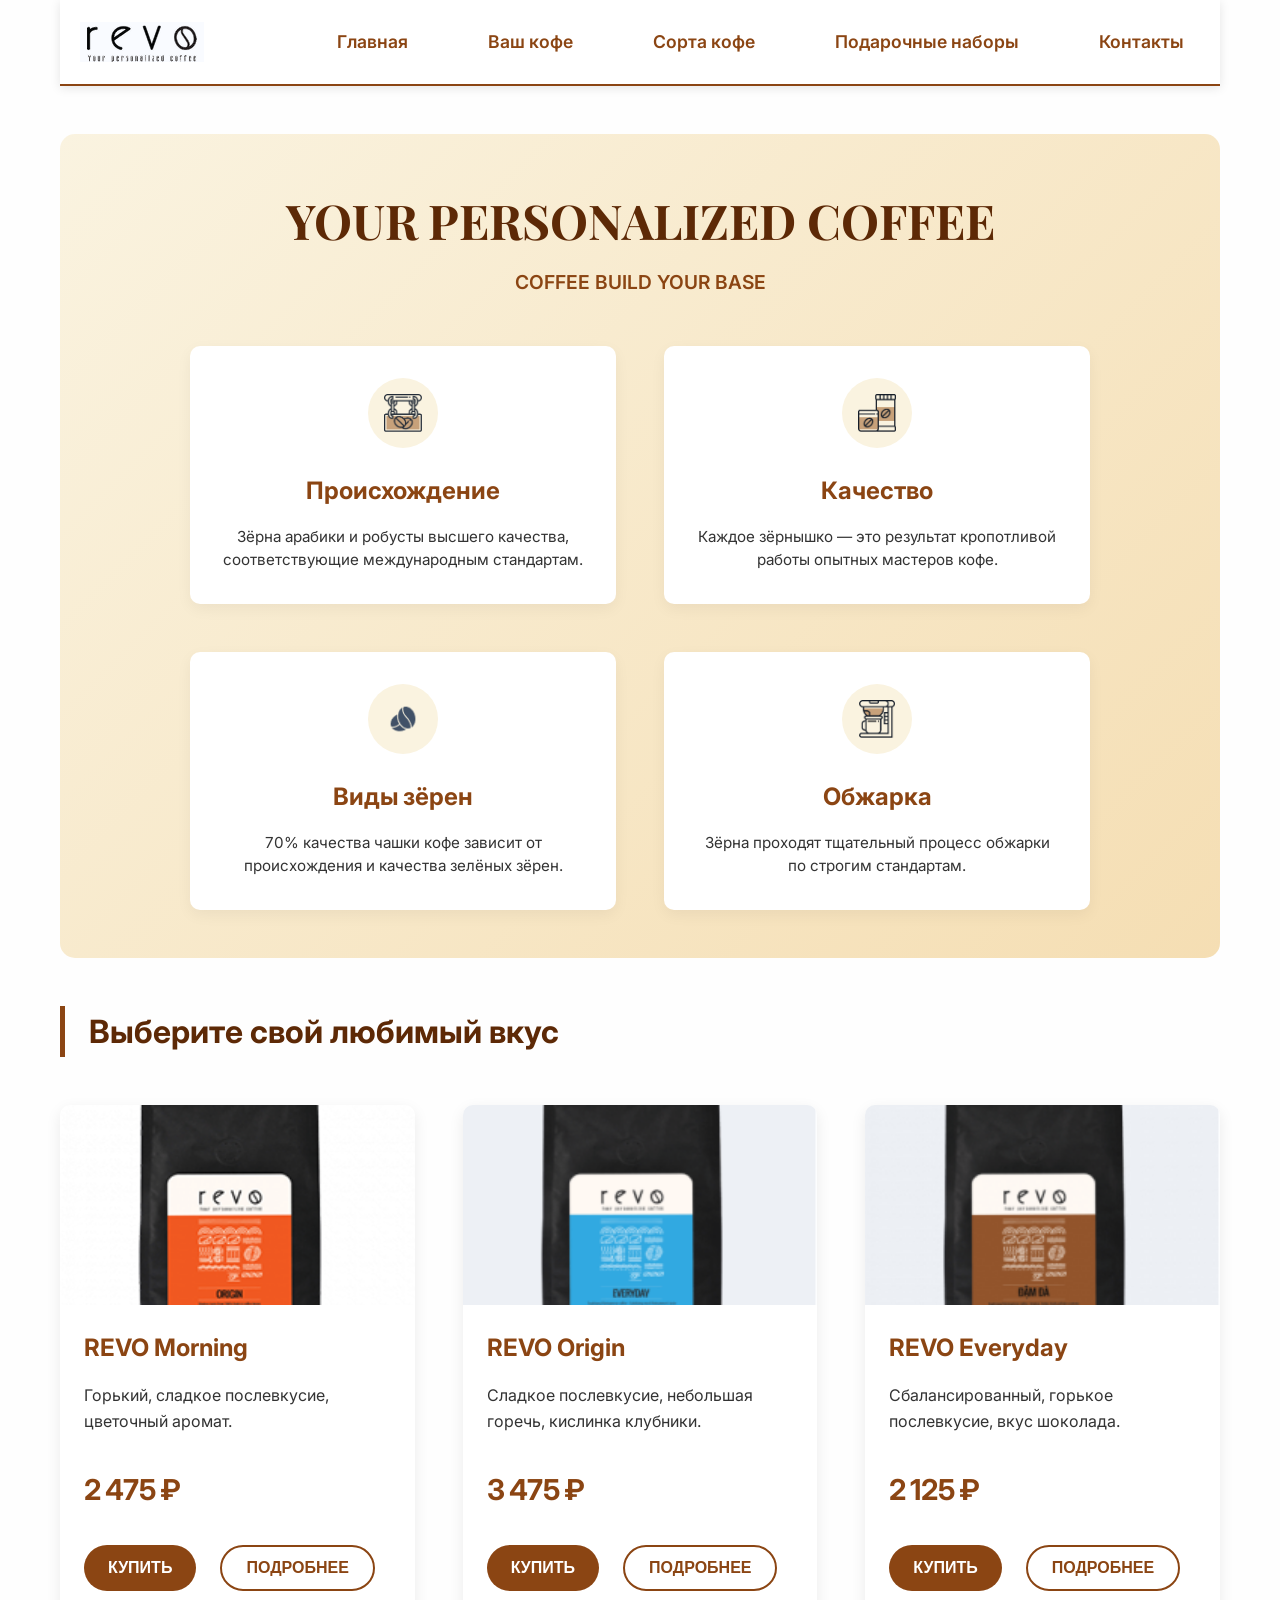
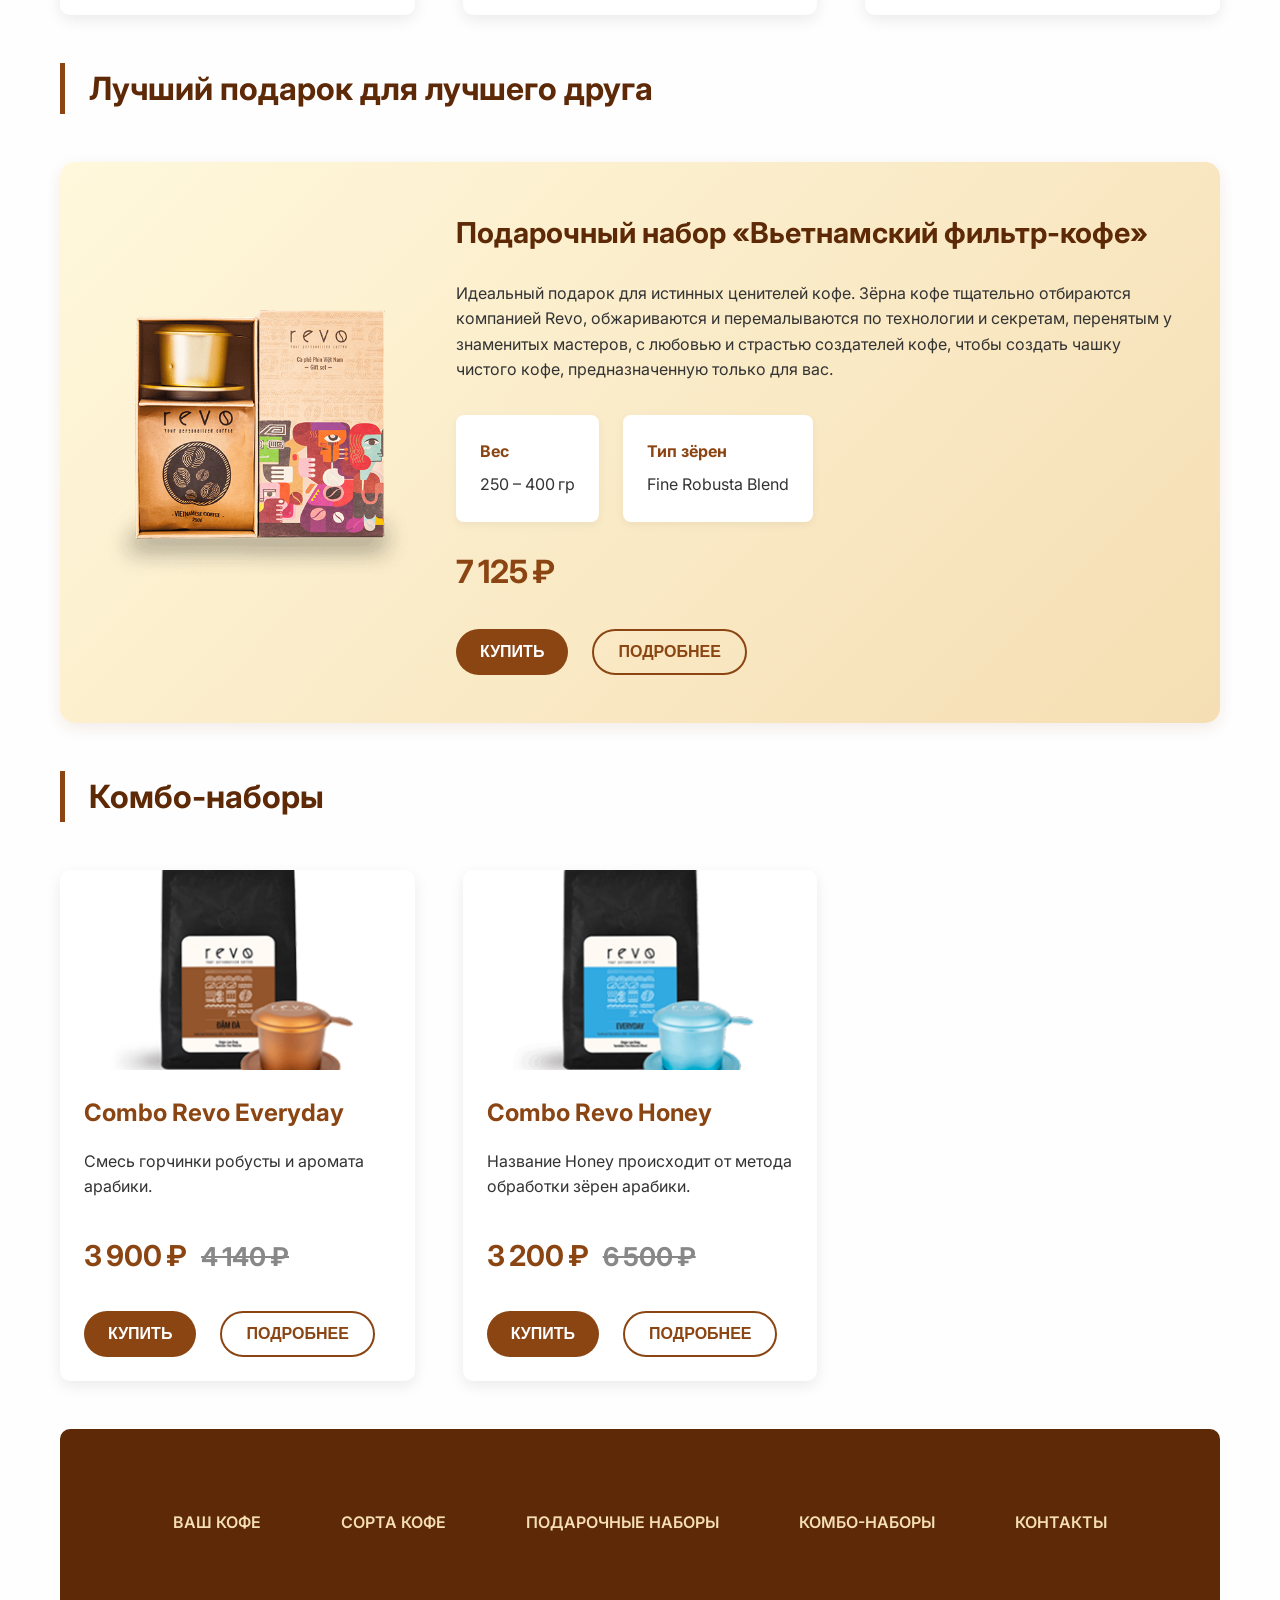
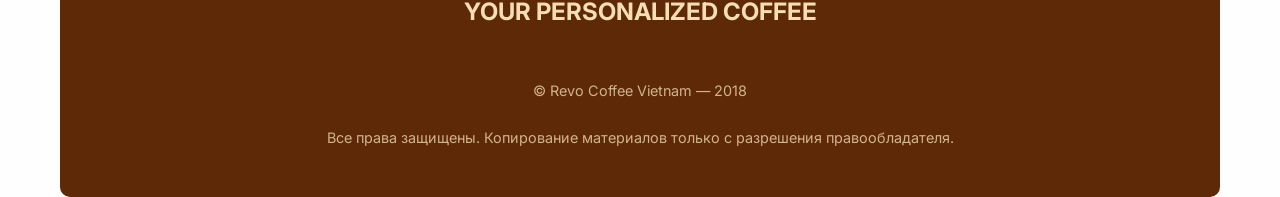
<file: index.html>
<!DOCTYPE html>
<html lang="ru">
<head>
    <meta charset="UTF-8">
    <meta name="viewport" content="width=device-width, initial-scale=1.0">
    <title>Revo Coffee — Ваш персонализированный кофе</title>
    <link rel="icon" type="image/x-icon" href="assets/icons/favicon.ico">
    <link rel="stylesheet" href="css/style.css">
    <link rel="stylesheet" href="css/mobile.css">
    <link href="https://fonts.googleapis.com/css2?family=Inter:wght@300;400;500;600;700&family=Playfair+Display:wght@400;500;600&display=swap" rel="stylesheet">
</head>
<body>
<header class="header">
    <div class="container">
        <div class="header__inner">
            <a href="#" class="logo">
                <img src="assets/img/logo.png" alt="Логотип Revo Coffee Việt Nam" class="header__logo">
            </a>

            <!-- Гамбургер-кнопка -->
            <button class="menu-toggle" id="menuToggle" aria-label="Открыть меню" aria-expanded="false">
                <span class="menu-toggle__line"></span>
                <span class="menu-toggle__line"></span>
                <span class="menu-toggle__line"></span>
            </button>

            <nav class="header__nav nav" id="mainNav">
                <ul class="nav__list">
                    <li class="nav__item"><a href="#personalized" class="nav__link active">Главная</a></li>
                    <li class="nav__item"><a href="#personalized" class="nav__link">Ваш кофе</a></li>
                    <li class="nav__item"><a href="#coffee" class="nav__link">Сорта кофе</a></li>
                    <li class="nav__item"><a href="#giftset" class="nav__link">Подарочные наборы</a></li>
                    <li class="nav__item"><a href="#contact" class="nav__link">Контакты</a></li>
                </ul>
            </nav>
        </div>
    </div>
</header>

<main class="main">
    <!-- СЕКЦИЯ 1: Your Personalized Coffee -->
    <section id="personalized" class="hero section-highlight">
        <h1 class="hero__title">YOUR PERSONALIZED COFFEE</h1>
        <p class="hero__subtitle">COFFEE BUILD YOUR BASE</p>

        <div class="hero__features features">
            <!-- Первая строка -->
            <div class="features__row">
                <article class="features__item feature">
                    <div class="feature__icon">
                        <img src="assets/icons/origin-icon.png" alt="Иконка происхождения" class="feature__img">
                    </div>
                    <h3 class="feature__title">Происхождение</h3>
                    <p class="feature__text">Зёрна арабики и робусты высшего качества, соответствующие международным стандартам.</p>
                </article>

                <article class="features__item feature">
                    <div class="feature__icon">
                        <img src="assets/icons/quality-icon.png" alt="Иконка качества" class="feature__img">
                    </div>
                    <h3 class="feature__title">Качество</h3>
                    <p class="feature__text">Каждое зёрнышко — это результат кропотливой работы опытных мастеров кофе.</p>
                </article>
            </div>

            <!-- Вторая строка -->
            <div class="features__row">
                <article class="features__item feature">
                    <div class="feature__icon">
                        <img src="assets/icons/beans-icon.png" alt="Иконка видов зёрен" class="feature__img">
                    </div>
                    <h3 class="feature__title">Виды зёрен</h3>
                    <p class="feature__text">70% качества чашки кофе зависит от происхождения и качества зелёных зёрен.</p>
                </article>

                <article class="features__item feature">
                    <div class="feature__icon">
                        <img src="assets/icons/roast-icon.png" alt="Иконка обжарки" class="feature__img">
                    </div>
                    <h3 class="feature__title">Обжарка</h3>
                    <p class="feature__text">Зёрна проходят тщательный процесс обжарки по строгим стандартам.</p>
                </article>
            </div>
        </div>
    </section>
    <!-- СЕКЦИЯ 2: Кофе -->
    <section id="coffee" class="products-section section-highlight">
        <h2 class="products-section__title">Выберите свой любимый вкус</h2>

        <div class="products-section__grid products">
            <article class="products__item product-card interactive-card">
                <div class="product-card__image">
                    <img src="assets/img/coffee1.jpg" alt="REVO Morning" class="product-card__img">
                </div>
                <div class="product-card__content">
                    <h3 class="product-card__title">REVO Morning</h3>
                    <p class="product-card__text">Горький, сладкое послевкусие, цветочный аромат.</p>
                    <p class="product-card__price">2 475 ₽</p>
                    <div class="product-card__buttons">
                        <button class="product-card__button button button--primary">КУПИТЬ</button>
                        <button class="product-card__button button button--secondary">ПОДРОБНЕЕ</button>
                    </div>
                </div>
            </article>

            <article class="products__item product-card interactive-card">
                <div class="product-card__image">
                    <img src="assets/img/coffee2.jpg" alt="REVO Origin" class="product-card__img">
                </div>
                <div class="product-card__content">
                    <h3 class="product-card__title">REVO Origin</h3>
                    <p class="product-card__text">Сладкое послевкусие, небольшая горечь, кислинка клубники.</p>
                    <p class="product-card__price">3 475 ₽</p>
                    <div class="product-card__buttons">
                        <button class="product-card__button button button--primary">КУПИТЬ</button>
                        <button class="product-card__button button button--secondary">ПОДРОБНЕЕ</button>
                    </div>
                </div>
            </article>

            <article class="products__item product-card interactive-card">
                <div class="product-card__image">
                    <img src="assets/img/coffee3.jpg" alt="REVO Everyday" class="product-card__img">
                </div>
                <div class="product-card__content">
                    <h3 class="product-card__title">REVO Everyday</h3>
                    <p class="product-card__text">Сбалансированный, горькое послевкусие, вкус шоколада.</p>
                    <p class="product-card__price">2 125 ₽</p>
                    <div class="product-card__buttons">
                        <button class="product-card__button button button--primary">КУПИТЬ</button>
                        <button class="product-card__button button button--secondary">ПОДРОБНЕЕ</button>
                    </div>
                </div>
            </article>
        </div>
    </section>

    <!-- СЕКЦИЯ 3: Подарочные наборы -->
    <section id="giftset" class="giftset-section section-highlight">
        <h2 class="giftset-section__title">Лучший подарок для лучшего друга</h2>

        <article class="giftset-section__item giftset interactive-card">
            <div class="giftset__image">
                <img src="assets/img/giftset.jpg" alt="Подарочный набор «Вьетнамский фильтр-кофе»" class="giftset__img">
            </div>

            <div class="giftset__content">
                <h3 class="giftset__title">Подарочный набор «Вьетнамский фильтр-кофе»</h3>
                <p class="giftset__text">Идеальный подарок для истинных ценителей кофе. Зёрна кофе тщательно отбираются компанией Revo, обжариваются и перемалываются по технологии и секретам, перенятым у знаменитых мастеров, с любовью и страстью создателей кофе, чтобы создать чашку чистого кофе, предназначенную только для вас.</p>

                <div class="giftset__specs specs">
                    <div class="specs__item spec">
                        <h4 class="spec__title">Вес</h4>
                        <p class="spec__text">250 – 400 гр</p>
                    </div>
                    <div class="specs__item spec">
                        <h4 class="spec__title">Тип зёрен</h4>
                        <p class="spec__text">Fine Robusta Blend</p>
                    </div>
                </div>

                <p class="giftset__price">7 125 ₽</p>

                <div class="giftset__buttons">
                    <button class="giftset__button button button--primary">КУПИТЬ</button>
                    <button class="giftset__button button button--secondary">ПОДРОБНЕЕ</button>
                </div>
            </div>
        </article>
    </section>

    <!-- СЕКЦИЯ 4: Комбо-наборы -->
    <section id="combos" class="combos-section section-highlight">
        <h2 class="combos-section__title">Комбо-наборы</h2>

        <div class="combos-section__grid products">
            <article class="products__item product-card interactive-card">
                <div class="product-card__image">
                    <img src="assets/img/combo1.jpg" alt="Combo Revo Everyday" class="product-card__img">
                </div>
                <div class="product-card__content">
                    <h3 class="product-card__title">Combo Revo Everyday</h3>
                    <p class="product-card__text">Смесь горчинки робусты и аромата арабики.</p>
                    <p class="product-card__price">3 900 ₽ <span class="product-card__old-price">4 140 ₽</span></p>
                    <div class="product-card__buttons">
                        <button class="product-card__button button button--primary">КУПИТЬ</button>
                        <button class="product-card__button button button--secondary">ПОДРОБНЕЕ</button>
                    </div>
                </div>
            </article>

            <article class="products__item product-card interactive-card">
                <div class="product-card__image">
                    <img src="assets/img/combo2.jpg" alt="Combo Revo Honey" class="product-card__img">
                </div>
                <div class="product-card__content">
                    <h3 class="product-card__title">Combo Revo Honey</h3>
                    <p class="product-card__text">Название Honey происходит от метода обработки зёрен арабики.</p>
                    <p class="product-card__price">3 200 ₽ <span class="product-card__old-price">6 500 ₽</span></p>
                    <div class="product-card__buttons">
                        <button class="product-card__button button button--primary">КУПИТЬ</button>
                        <button class="product-card__button button button--secondary">ПОДРОБНЕЕ</button>
                    </div>
                </div>
            </article>
        </div>
    </section>
</main>



<footer id="contact" class="footer">
    <nav class="footer__nav">
        <div class="footer__links">
            <a href="#personalized" class="footer__link">ВАШ КОФЕ</a>
            <a href="#coffee" class="footer__link">СОРТА КОФЕ</a>
            <a href="#giftset" class="footer__link">ПОДАРОЧНЫЕ НАБОРЫ</a>
            <a href="#combos" class="footer__link">КОМБО-НАБОРЫ</a>
            <a href="#contact" class="footer__link">КОНТАКТЫ</a>
        </div>
    </nav>

    <h3 class="footer__title">YOUR PERSONALIZED COFFEE</h3>

    <div class="footer__copyright copyright">
        <p class="copyright__text">© Revo Coffee Vietnam — 2018</p>
        <p class="copyright__text">Все права защищены. Копирование материалов только с разрешения правообладателя.</p>
    </div>
</footer>

<!-- Кнопка "Наверх" -->
<button class="scroll-top" id="scrollTop" aria-label="Наверх">
    ↑
</button>

<script src="menu.js"></script>
</body>
</html>
</body>
</html>
</file>
<file: css/style.css>
/* Сброс стилей и базовые настройки */
* {
    margin: 0;
    padding: 0;
    box-sizing: border-box;
}

/* CSS переменные */
:root {
    /* Цвета */
    --color-primary: #8B4513;
    --color-primary-dark: #5D2906;
    --color-primary-light: #A0522D;
    --color-secondary: #D2691E;
    --color-text: #333;
    --color-text-light: #888;
    --color-background: #fefefe;
    --color-white: #ffffff;
    --color-light: #FAF3E0;
    --color-light-2: #F5DEB3;
    --color-light-3: #FFF8DC;
    --color-footer: #5D2906;
    --color-footer-light: #F5DEB3;
    --color-footer-text: #D2B48C;
    
    /* Шрифты */
    --font-main: 'Inter', system-ui, sans-serif;
    --font-heading: 'Playfair Display', serif;
    
    /* Отступы */
    --spacing-xs: 0.5rem;
    --spacing-sm: 1rem;
    --spacing-md: 1.5rem;
    --spacing-lg: 2rem;
    --spacing-xl: 3rem;
    
    /* Тени */
    --shadow-light: 0 5px 15px rgba(0,0,0,0.05);
    --shadow-medium: 0 5px 15px rgba(0,0,0,0.08);
    --shadow-dark: 0 5px 15px rgba(139, 69, 19, 0.1);
    --shadow-hover: 0 10px 25px rgba(0,0,0,0.1);
    
    /* Скругления */
    --radius-sm: 8px;
    --radius-md: 10px;
    --radius-lg: 15px;
    --radius-circle: 25px;
    
    /* Анимации */
    --transition-fast: 0.2s ease;
    --transition-normal: 0.3s ease;
    --transition-slow: 0.5s ease;
}

/* Базовые стили */
body {
    font-family: var(--font-main);
    line-height: 1.6;
    color: var(--color-text);
    background-color: var(--color-background);
    max-width: 1200px;
    margin: 0 auto;
    padding: 0 20px;
}

/* Плавная прокрутка */
html {
    scroll-behavior: smooth;
}

/* Header */
.header {
    background: var(--color-white);
    box-shadow: 0 2px 10px rgba(0, 0, 0, 0.1);
    position: sticky;
    top: 0;
    z-index: 1000;
    border-bottom: 2px solid var(--color-primary);
    margin-bottom: var(--spacing-xl);
}

.header__logo {
    max-height: 60px;
}

/* Navigation */
.nav__list {
    display: flex;
    list-style: none;
    gap: var(--spacing-xl);
}

.nav__link {
    text-decoration: none;
    color: var(--color-primary);
    font-weight: 600;
    font-size: 1.1em;
    padding: var(--spacing-xs) var(--spacing-sm);
    border-radius: var(--radius-sm);
    transition: all var(--transition-normal);
}

.nav__link:hover {
    color: var(--color-secondary);
    background-color: var(--color-light);
    text-decoration: none;
    transform: translateY(-1px);
}

.nav__link:focus {
    outline: 2px solid var(--color-primary);
    outline-offset: 2px;
}

.nav__link:active {
    transform: translateY(0);
}

/* Hero section */
.hero {
    text-align: center;
    padding: var(--spacing-xl) var(--spacing-md);
    background: linear-gradient(135deg, var(--color-light) 0%, var(--color-light-2) 100%);
    border-radius: var(--radius-lg);
    margin-bottom: var(--spacing-xl);
}

.hero__title {
    font-family: var(--font-heading);
    font-size: 3em;
    color: var(--color-primary-dark);
    margin-bottom: var(--spacing-xs);
}

.hero__subtitle {
    font-size: 1.2em;
    color: var(--color-primary);
    font-weight: 600;
    margin-bottom: var(--spacing-xl);
}

/* Features - Две строки по 2 пункта */
.hero__features {
    margin-top: var(--spacing-xl);
}

.features {
    display: flex;
    flex-direction: column;
    gap: var(--spacing-xl);
    max-width: 900px;
    margin: 0 auto;
}

.features__row {
    display: grid;
    grid-template-columns: repeat(2, 1fr);
    gap: var(--spacing-xl);
}

.features__item {
    text-align: center;
}

.feature {
    padding: var(--spacing-lg);
    background: var(--color-white);
    border-radius: var(--radius-md);
    box-shadow: var(--shadow-light);
    transition: all var(--transition-normal);
    height: 100%;
    display: flex;
    flex-direction: column;
    align-items: center;
}

.feature:hover {
    transform: translateY(-5px);
    box-shadow: var(--shadow-hover);
}

.feature__icon {
    width: 70px;
    height: 70px;
    margin: 0 auto var(--spacing-md);
    display: flex;
    align-items: center;
    justify-content: center;
    background: var(--color-light);
    border-radius: 50%;
    padding: var(--spacing-sm);
}

.feature__img {
    max-width: 100%;
    max-height: 100%;
    object-fit: contain;
}

.feature__title {
    font-size: 1.5em;
    color: var(--color-primary);
    margin-bottom: var(--spacing-sm);
}

.feature__text {
    font-size: 0.95em;
    line-height: 1.5;
    flex-grow: 1;
}

/* Products sections */
.products-section,
.combos-section {
    margin-bottom: var(--spacing-xl);
}

.products-section__title,
.giftset-section__title,
.combos-section__title {
    font-size: 2em;
    color: var(--color-primary-dark);
    border-left: 5px solid var(--color-primary);
    padding-left: var(--spacing-md);
    margin: var(--spacing-xl) 0;
}

.products-section__grid,
.combos-section__grid {
    display: grid;
    grid-template-columns: repeat(auto-fill, minmax(280px, 1fr));
    gap: var(--spacing-xl);
    margin: var(--spacing-xl) 0;
}

/* Product cards */
.products__item {
    background: var(--color-white);
}

.product-card {
    border-radius: var(--radius-md);
    overflow: hidden;
    box-shadow: var(--shadow-medium);
    transition: transform var(--transition-normal);
    height: 100%;
}

.product-card:hover {
    transform: translateY(-10px);
}

.product-card__image {
    width: 100%;
    height: 200px;
    overflow: hidden;
}

.product-card__img {
    width: 100%;
    height: 100%;
    object-fit: cover;
    transition: transform var(--transition-normal);
}

.product-card:hover .product-card__img {
    transform: scale(1.05);
}

.product-card__content {
    padding: var(--spacing-md);
}

.product-card__title {
    font-size: 1.5em;
    color: var(--color-primary);
    margin-bottom: var(--spacing-sm);
}

.product-card__text {
    margin-bottom: var(--spacing-md);
    min-height: 60px;
}

.product-card__price {
    color: var(--color-primary);
    font-weight: 700;
    font-size: 1.8em;
    margin: var(--spacing-md) 0;
}

.product-card__old-price {
    text-decoration: line-through;
    color: var(--color-text-light);
    font-size: 0.9em;
    margin-left: var(--spacing-xs);
}

.product-card__buttons {
    display: flex;
    gap: var(--spacing-md);
    margin-top: var(--spacing-lg);
}

/* Giftset */
.giftset-section {
    margin-bottom: var(--spacing-xl);
}

.giftset-section__item {
    background: linear-gradient(135deg, var(--color-light-3) 0%, var(--color-light-2) 100%);
    border-radius: var(--radius-lg);
    padding: var(--spacing-xl);
    display: flex;
    align-items: center;
    gap: var(--spacing-xl);
    margin: var(--spacing-xl) 0;
    box-shadow: var(--shadow-dark);
}

.giftset__image {
    flex: 1;
    max-width: 300px;
    border-radius: var(--radius-md);
    overflow: hidden;
}

.giftset__img {
    width: 100%;
    height: auto;
    display: block;
    transition: transform var(--transition-normal);
}

.giftset:hover .giftset__img {
    transform: scale(1.05);
}

.giftset__content {
    flex: 2;
}

.giftset__title {
    font-size: 1.8em;
    color: var(--color-primary-dark);
    margin-bottom: var(--spacing-md);
}

.giftset__text {
    margin-bottom: var(--spacing-lg);
    line-height: 1.6;
}

.giftset__specs {
    display: flex;
    gap: var(--spacing-md);
    margin: var(--spacing-md) 0;
    flex-wrap: wrap;
}

.specs__item {
    background: var(--color-white);
    padding: var(--spacing-md);
    border-radius: var(--radius-sm);
    box-shadow: 0 3px 10px rgba(0,0,0,0.05);
}

.spec__title {
    color: var(--color-primary);
    margin-bottom: var(--spacing-xs);
}

.giftset__price {
    color: var(--color-primary);
    font-weight: 700;
    font-size: 2em;
    margin: var(--spacing-md) 0;
}

.giftset__buttons {
    display: flex;
    gap: var(--spacing-md);
    margin-top: var(--spacing-lg);
}

/* Buttons */
.button {
    border: none;
    padding: 0.75rem 1.5rem;
    border-radius: var(--radius-circle);
    cursor: pointer;
    font-weight: 600;
    font-size: 1em;
    transition: all var(--transition-normal);
    display: inline-flex;
    align-items: center;
    justify-content: center;
}

.button--primary {
    background-color: var(--color-primary);
    color: var(--color-white);
}

.button--primary:hover {
    background-color: var(--color-primary-light);
    transform: translateY(-2px) scale(1.05);
    box-shadow: 0 5px 15px rgba(139, 69, 19, 0.2);
}

.button--primary:focus {
    outline: 2px solid var(--color-primary);
    outline-offset: 2px;
}

.button--primary:active {
    transform: translateY(0) scale(0.98);
}

.button--secondary {
    background-color: transparent;
    color: var(--color-primary);
    border: 2px solid var(--color-primary);
}

.button--secondary:hover {
    background-color: var(--color-primary);
    color: var(--color-white);
    transform: translateY(-2px);
}

.button--secondary:focus {
    outline: 2px solid var(--color-primary);
    outline-offset: 2px;
}

.button:disabled {
    background-color: #ccc;
    cursor: not-allowed;
    transform: none;
}

/* Footer */
.footer {
    background-color: var(--color-footer);
    color: var(--color-white);
    padding: var(--spacing-xl);
    border-radius: var(--radius-md);
    text-align: center;
    margin-top: var(--spacing-xl);
}

.footer__links {
    display: flex;
    justify-content: center;
    gap: var(--spacing-xl);
    margin: var(--spacing-md) 0;
    flex-wrap: wrap;
}

.footer__link {
    color: var(--color-footer-light);
    text-decoration: none;
    font-weight: 600;
    padding: var(--spacing-xs) var(--spacing-sm);
    border-radius: var(--radius-sm);
    transition: all var(--transition-normal);
}

.footer__link:hover {
    color: var(--color-white);
    text-decoration: underline;
    background-color: rgba(255, 255, 255, 0.1);
}

.footer__title {
    color: var(--color-footer-light);
    margin: var(--spacing-xl) 0;
    font-size: 1.5em;
}

.copyright__text {
    margin-top: var(--spacing-md);
    color: var(--color-footer-text);
    font-size: 0.9em;
}

/* Interactive elements */
.interactive-card {
    cursor: pointer;
    transition: all var(--transition-normal);
}

.interactive-card:hover {
    transform: translateY(-5px);
    box-shadow: var(--shadow-hover);
}

.section-highlight {
    transition: all var(--transition-normal);
}

.section-highlight:hover {
    border-left: 4px solid var(--color-primary);
    padding-left: var(--spacing-sm);
}

/* Fade in animation */
.fade-in {
    animation: fadeIn 0.5s ease-in;
}

@keyframes fadeIn {
    from {
        opacity: 0;
        transform: translateY(10px);
    }
    to {
        opacity: 1;
        transform: translateY(0);
    }
}

/* Адаптивность */
@media (max-width: 768px) {
    .header {
        flex-direction: column;
        gap: var(--spacing-md);
        text-align: center;
    }
    
    .nav__list {
        flex-direction: column;
        gap: var(--spacing-md);
    }
    
    .features__row {
        grid-template-columns: 1fr;
        gap: var(--spacing-md);
    }
    
    .feature__icon {
        width: 60px;
        height: 60px;
    }
    
    .feature {
        padding: var(--spacing-md);
    }
    
    .giftset-section__item {
        flex-direction: column;
        text-align: center;
    }
    
    .giftset__image {
        max-width: 100%;
    }
    
    .giftset__specs {
        flex-direction: column;
        gap: var(--spacing-md);
    }
    
    .products-section__grid,
    .combos-section__grid {
        grid-template-columns: 1fr;
    }
    
    .footer__links {
        flex-direction: column;
        gap: var(--spacing-md);
    }
    
    .hero__title {
        font-size: 2em;
    }
    
    .product-card__buttons,
    .giftset__buttons {
        flex-direction: column;
    }
    
    .button {
        width: 100%;
    }
}

@media (max-width: 480px) {
    .features {
        gap: var(--spacing-md);
    }
    
    .feature__icon {
        width: 50px;
        height: 50px;
    }
    
    .hero__title {
        font-size: 1.8em;
    }
    
    .products-section__title,
    .giftset-section__title,
    .combos-section__title {
        font-size: 1.6em;
    }
}

/* Улучшаем навигацию для планшетов и телефонов */
@media (max-width: 992px) {
    .nav__list {
        gap: var(--spacing-lg);
    }
}

@media (max-width: 768px) {
    .nav__list {
        flex-direction: column;
        gap: var(--spacing-md);
        text-align: center;
    }

    .nav__link {
        display: block;
        padding: var(--spacing-sm);
        border: 1px solid var(--color-light-2);
        border-radius: var(--radius-md);
    }

    .nav__link:hover {
        background-color: var(--color-light);
        transform: none;
    }
}

/* Улучшаем Grid-сетку */
.products-section__grid,
.combos-section__grid {
    display: grid;
    grid-template-columns: repeat(3, 1fr); /* Десктоп: 3 колонки */
    gap: var(--spacing-xl);
    margin: var(--spacing-xl) 0;
    transition: grid-template-columns var(--transition-slow);
}

@media (max-width: 992px) {
    .products-section__grid,
    .combos-section__grid {
        grid-template-columns: repeat(2, 1fr); /* Планшет: 2 колонки */
    }
}

@media (max-width: 768px) {
    .products-section__grid,
    .combos-section__grid {
        grid-template-columns: 1fr; /* Мобильные: 1 колонка */
    }
}

/* Masonry секция */
.masonry-section {
    margin-bottom: var(--spacing-xl);
}

.masonry-section__title {
    font-size: 2em;
    color: var(--color-primary-dark);
    border-left: 5px solid var(--color-primary);
    padding-left: var(--spacing-md);
    margin: var(--spacing-xl) 0;
}

.masonry-section__container {
    column-count: 3;
    column-gap: var(--spacing-lg);
    margin: var(--spacing-xl) 0;
}

.masonry-item {
    display: inline-block;
    width: 100%;
    margin-bottom: var(--spacing-lg);
    padding: var(--spacing-md);
    background: var(--color-white);
    border-radius: var(--radius-md);
    box-shadow: var(--shadow-light);
    border: 1px solid var(--color-light-2);
    transition: transform var(--transition-normal);
    break-inside: avoid;
}

.masonry-item:hover {
    transform: translateY(-5px);
    box-shadow: var(--shadow-hover);
}

.masonry-item--short {
    min-height: 150px;
}

.masonry-item--tall {
    min-height: 250px;
}

.masonry-item--very-tall {
    min-height: 350px;
}

.masonry-item__title {
    color: var(--color-primary);
    margin-bottom: var(--spacing-sm);
}

/* Адаптивность Masonry */
@media (max-width: 992px) {
    .masonry-section__container {
        column-count: 2;
    }
}

@media (max-width: 768px) {
    .masonry-section__container {
        column-count: 1;
    }
}

/* ========== Desktop First медиазапросы ========== */

/* Ноутбуки (меньше 1200px) */
@media (max-width: 1199px) {
    body {
        max-width: 1000px;
        padding: 0 var(--spacing-lg);
    }

    .hero__title {
        font-size: 2.5em;
    }
}

/* Планшеты (меньше 992px) */
@media (max-width: 991px) {
    .features__row {
        grid-template-columns: 1fr;
    }

    .hero__title {
        font-size: 2.2em;
    }

    .product-card__buttons,
    .giftset__buttons {
        flex-direction: column;
    }

    .button {
        width: 100%;
        margin-bottom: var(--spacing-sm);
    }
}

/* Мобильные в альбомной ориентации (меньше 768px) */
@media (max-width: 767px) {
    .header {
        padding: var(--spacing-sm) 0;
    }

    .nav__list {
        gap: var(--spacing-sm);
    }

    .hero {
        padding: var(--spacing-lg) var(--spacing-sm);
    }

    .hero__title {
        font-size: 1.8em;
    }

    .hero__subtitle {
        font-size: 1em;
    }

    .products-section__title,
    .giftset-section__title,
    .combos-section__title,
    .masonry-section__title {
        font-size: 1.6em;
    }
}

/* Мобильные (меньше 576px) */
@media (max-width: 575px) {
    body {
        padding: 0 var(--spacing-md);
    }

    .hero__title {
        font-size: 1.5em;
    }

    .feature__title {
        font-size: 1.2em;
    }

    .feature__text {
        font-size: 0.9em;
    }

    .product-card__title,
    .giftset__title {
        font-size: 1.3em;
    }

    .product-card__text,
    .giftset__text {
        font-size: 0.9em;
    }
}

/* Очень маленькие экраны (меньше 400px) */
@media (max-width: 399px) {
    body {
        padding: 0 var(--spacing-sm);
    }

    .hero__title {
        font-size: 1.3em;
    }

    .feature {
        padding: var(--spacing-sm);
    }

    .product-card__content,
    .giftset__content {
        padding: var(--spacing-sm);
    }

    .footer__links {
        gap: var(--spacing-sm);
    }
}

/* ========== ГАМБУРГЕР-МЕНЮ ========== */

/* Гамбургер-кнопка (скрыта на десктопе) */
.menu-toggle {
    display: none;
    flex-direction: column;
    justify-content: space-between;
    width: 44px;
    height: 44px;
    background: transparent;
    border: none;
    padding: 12px 10px;
    cursor: pointer;
    z-index: 1001;
    margin-left: auto;
}

.menu-toggle__line {
    width: 100%;
    height: 3px;
    background: var(--color-primary);
    border-radius: 2px;
    transition: var(--transition-normal);
}

/* Состояние открытого меню */
.menu-toggle.active .menu-toggle__line:nth-child(1) {
    transform: rotate(45deg) translate(6px, 6px);
}

.menu-toggle.active .menu-toggle__line:nth-child(2) {
    opacity: 0;
}

.menu-toggle.active .menu-toggle__line:nth-child(3) {
    transform: rotate(-45deg) translate(6px, -6px);
}

/* Оверлей для меню */
.nav-overlay {
    display: none;
    position: fixed;
    top: 0;
    left: 0;
    width: 100%;
    height: 100%;
    background: rgba(0, 0, 0, 0.5);
    z-index: 998;
}

.nav-overlay.active {
    display: block;
}

/* Кнопка "Заказать" в шапке */
.header__cta {
    margin-left: 20px;
    min-width: 120px;
}

/* Контейнер для контента */
.container {
    max-width: 1200px;
    margin: 0 auto;
    padding: 0 20px;
}

.header__inner {
    display: flex;
    align-items: center;
    justify-content: space-between;
    padding: 20px 0;
}

/* Логотип */
.logo {
    display: flex;
    align-items: center;
    text-decoration: none;
}

/* ========== КНОПКА "НАВЕРХ" ========== */

.scroll-top {
    position: fixed;
    bottom: 30px;
    right: 30px;
    width: 56px;
    height: 56px;
    background: var(--color-primary);
    color: var(--color-white);
    border: none;
    border-radius: 50%;
    font-size: 24px;
    cursor: pointer;
    box-shadow: 0 4px 12px rgba(0, 0, 0, 0.3);
    opacity: 0;
    visibility: hidden;
    transition: all var(--transition-normal);
    z-index: 999;
    display: flex;
    align-items: center;
    justify-content: center;
    min-width: 56px;
    min-height: 56px;
}

.scroll-top.visible {
    opacity: 1;
    visibility: visible;
}

.scroll-top:hover {
    background: var(--color-primary-dark);
    transform: scale(1.1);
}

.scroll-top:active {
    transform: scale(0.95);
}

/* Для мобильных устройств */
@media (max-width: 768px) {
    .scroll-top {
        width: 52px;
        height: 52px;
        bottom: 20px;
        right: 20px;
        font-size: 22px;
        min-width: 52px;
        min-height: 52px;
    }
}

/* Минимальные размеры для touch-элементов */
button,
.btn,
.nav__link,
.footer__link {
    min-height: 44px;
    min-width: 44px;
    display: inline-flex;
    align-items: center;
    justify-content: center;
}

/* Увеличиваем размеры иконок на мобильных */
@media (max-width: 768px) {
    .feature__icon {
        width: 70px;
        height: 70px;
        min-width: 70px;
        min-height: 70px;
    }

    .product-card__buttons .button,
    .giftset__buttons .button {
        min-height: 50px;
        font-size: 16px;
    }
}

/* Улучшаем визуальный feedback */
.button:active,
.nav__link:active {
    transform: scale(0.95);
}

/* Делаем ссылки более доступными */
a:focus,
button:focus {
    outline: 2px solid var(--color-primary);
    outline-offset: 3px;
}
</file>
<file: css/mobile.css>
/* ========== МОБИЛЬНЫЕ СТИЛИ ========== */

/* Планшет (1024px и меньше) */
@media (max-width: 1024px) {
    .container {
        padding: 0 15px;
    }

    .header__inner {
        padding: 15px 0;
    }

    .nav__list {
        gap: 20px;
    }

    .header__cta {
        display: none; /* Скрываем СТА на планшетах */
    }
}

/* Планшет и мобильные (768px и меньше) */
@media (max-width: 768px) {
    .menu-toggle {
        display: flex; /* Показываем гамбургер */
    }

    /* Основная навигация (скрыта по умолчанию) */
    .nav {
        position: fixed;
        top: 0;
        right: -100%;
        width: 300px;
        height: 100vh;
        background: var(--color-white);
        box-shadow: -5px 0 15px rgba(0, 0, 0, 0.1);
        padding: 80px 30px 30px;
        transition: right 0.4s ease;
        z-index: 1000;
        overflow-y: auto;
    }

    .nav.active {
        right: 0;
    }

    .nav__list {
        flex-direction: column;
        gap: 0;
    }

    .nav__item {
        width: 100%;
    }

    .nav__link {
        display: block;
        width: 100%;
        padding: 15px 0;
        font-size: 18px; /* Увеличиваем для мобильных */
        border-bottom: 1px solid var(--color-light-2);
        text-align: left;
    }

    .nav__link:hover,
    .nav__link.active {
        background: transparent;
        color: var(--color-primary);
        padding-left: 10px;
    }

    /* Затемнение фона при открытом меню */
    .nav-overlay.active {
        display: block;
    }

    /* Увеличиваем touch-зоны для кнопок */
    .btn {
        min-width: 120px;
        min-height: 44px;
    }

    /* Адаптация остальных элементов */
    .header {
        flex-direction: column;
        gap: var(--spacing-md);
        text-align: center;
    }

    .features__row {
        grid-template-columns: 1fr;
        gap: var(--spacing-md);
    }

    .feature__icon {
        width: 60px;
        height: 60px;
    }

    .feature {
        padding: var(--spacing-md);
    }

    .giftset-section__item {
        flex-direction: column;
        text-align: center;
    }

    .giftset__image {
        max-width: 100%;
    }

    .giftset__specs {
        flex-direction: column;
        gap: var(--spacing-md);
    }

    .products-section__grid,
    .combos-section__grid {
        grid-template-columns: 1fr;
    }

    .footer__links {
        flex-direction: column;
        gap: var(--spacing-md);
    }

    .hero__title {
        font-size: 2em;
    }

    .product-card__buttons,
    .giftset__buttons {
        flex-direction: column;
    }

    .button {
        width: 100%;
        min-height: 44px;
    }
}

/* Мобильные (480px и меньше) */
@media (max-width: 480px) {
    .nav {
        width: 100%;
    }

    .header__logo {
        max-width: 100px;
        height: auto;
    }

    body {
        font-size: 17px; /* iOS рекомендация */
    }

    .features {
        gap: var(--spacing-md);
    }

    .feature__icon {
        width: 50px;
        height: 50px;
    }

    .hero__title {
        font-size: 1.8em;
    }

    .products-section__title,
    .giftset-section__title,
    .combos-section__title {
        font-size: 1.6em;
    }
}
</file>
